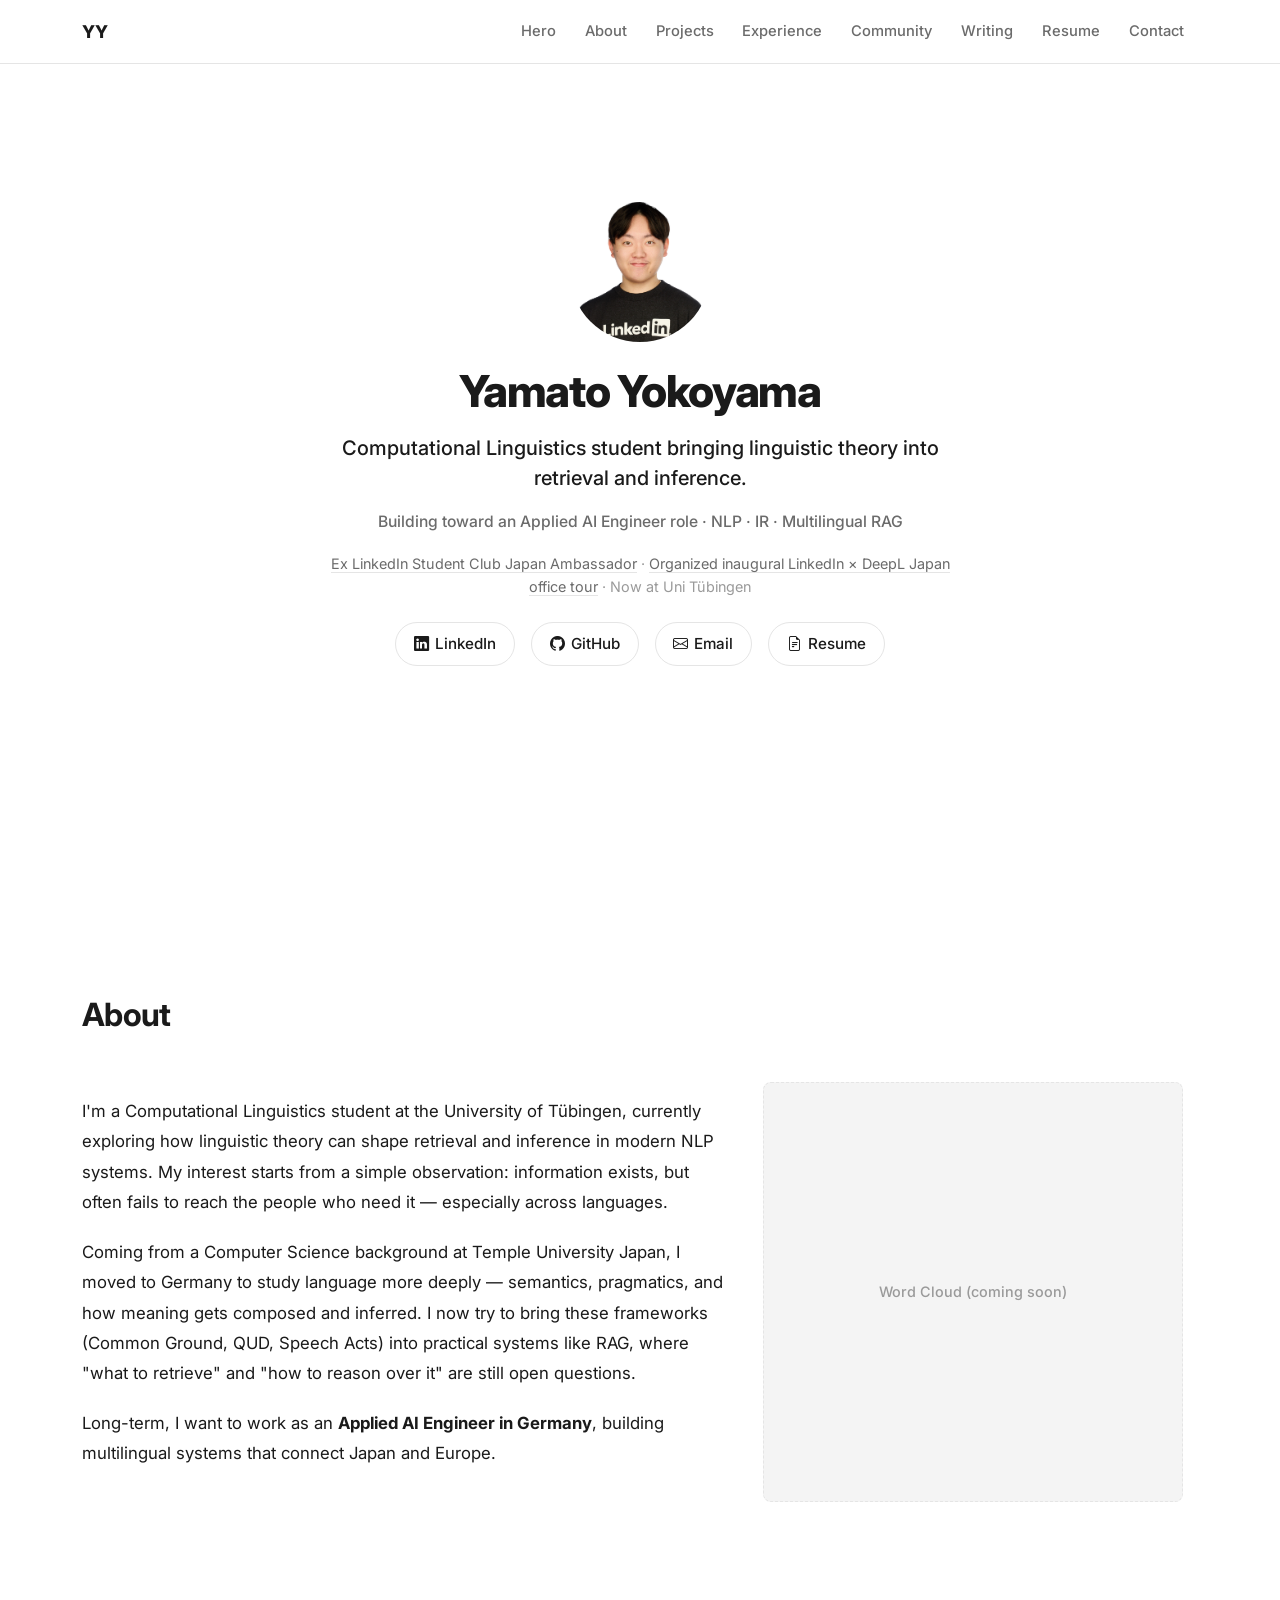
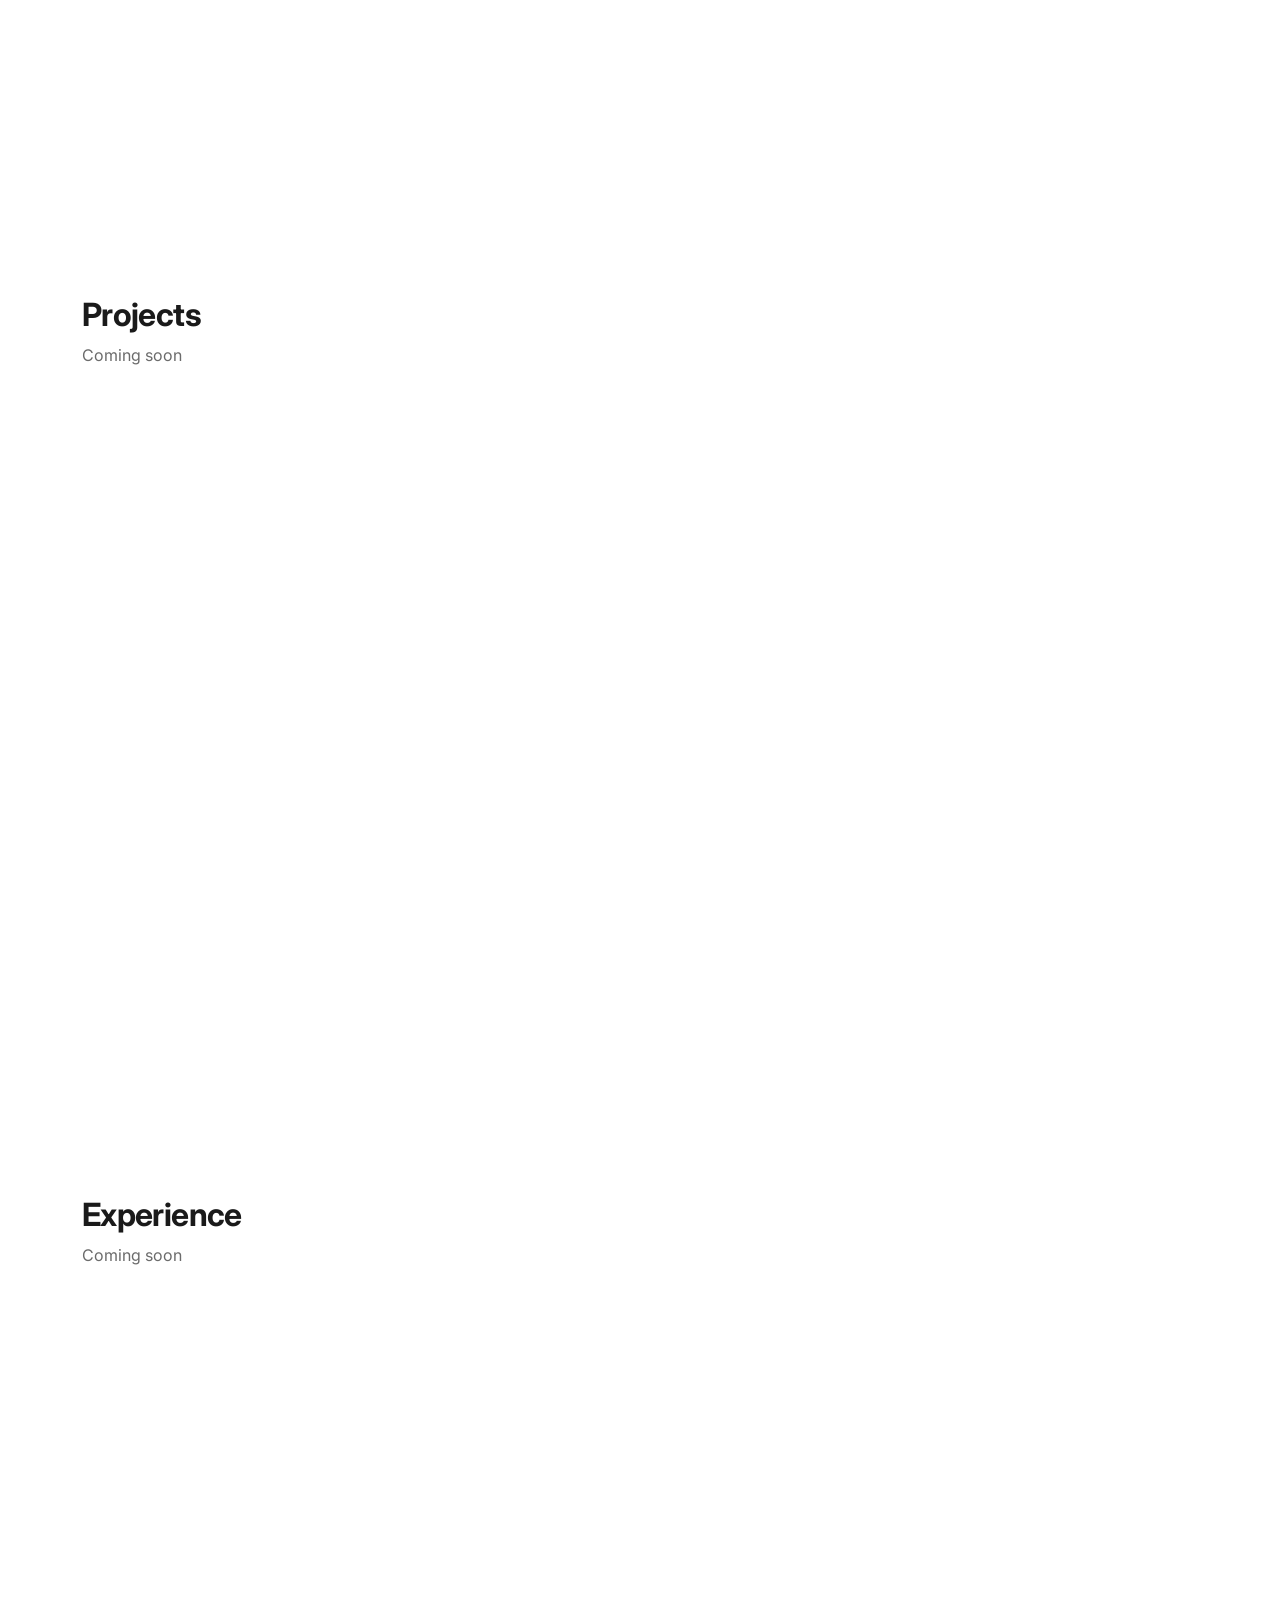
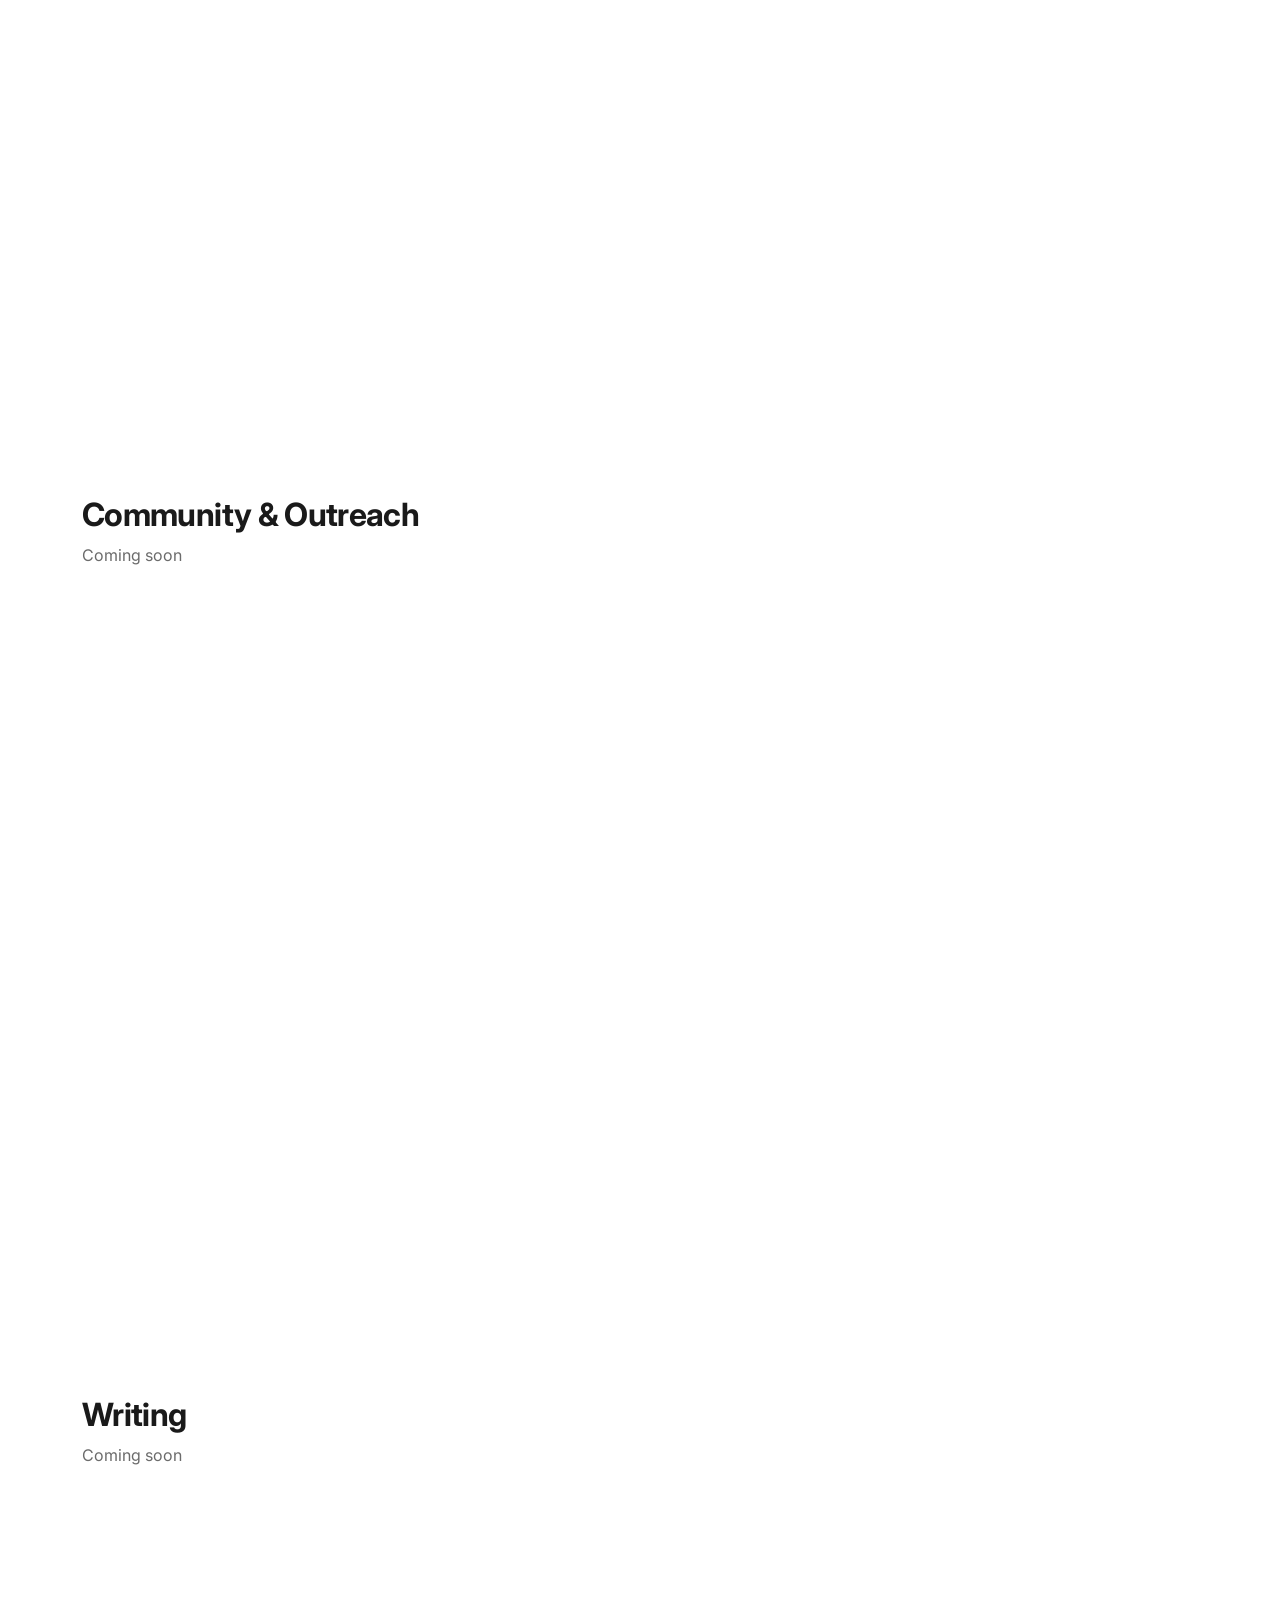
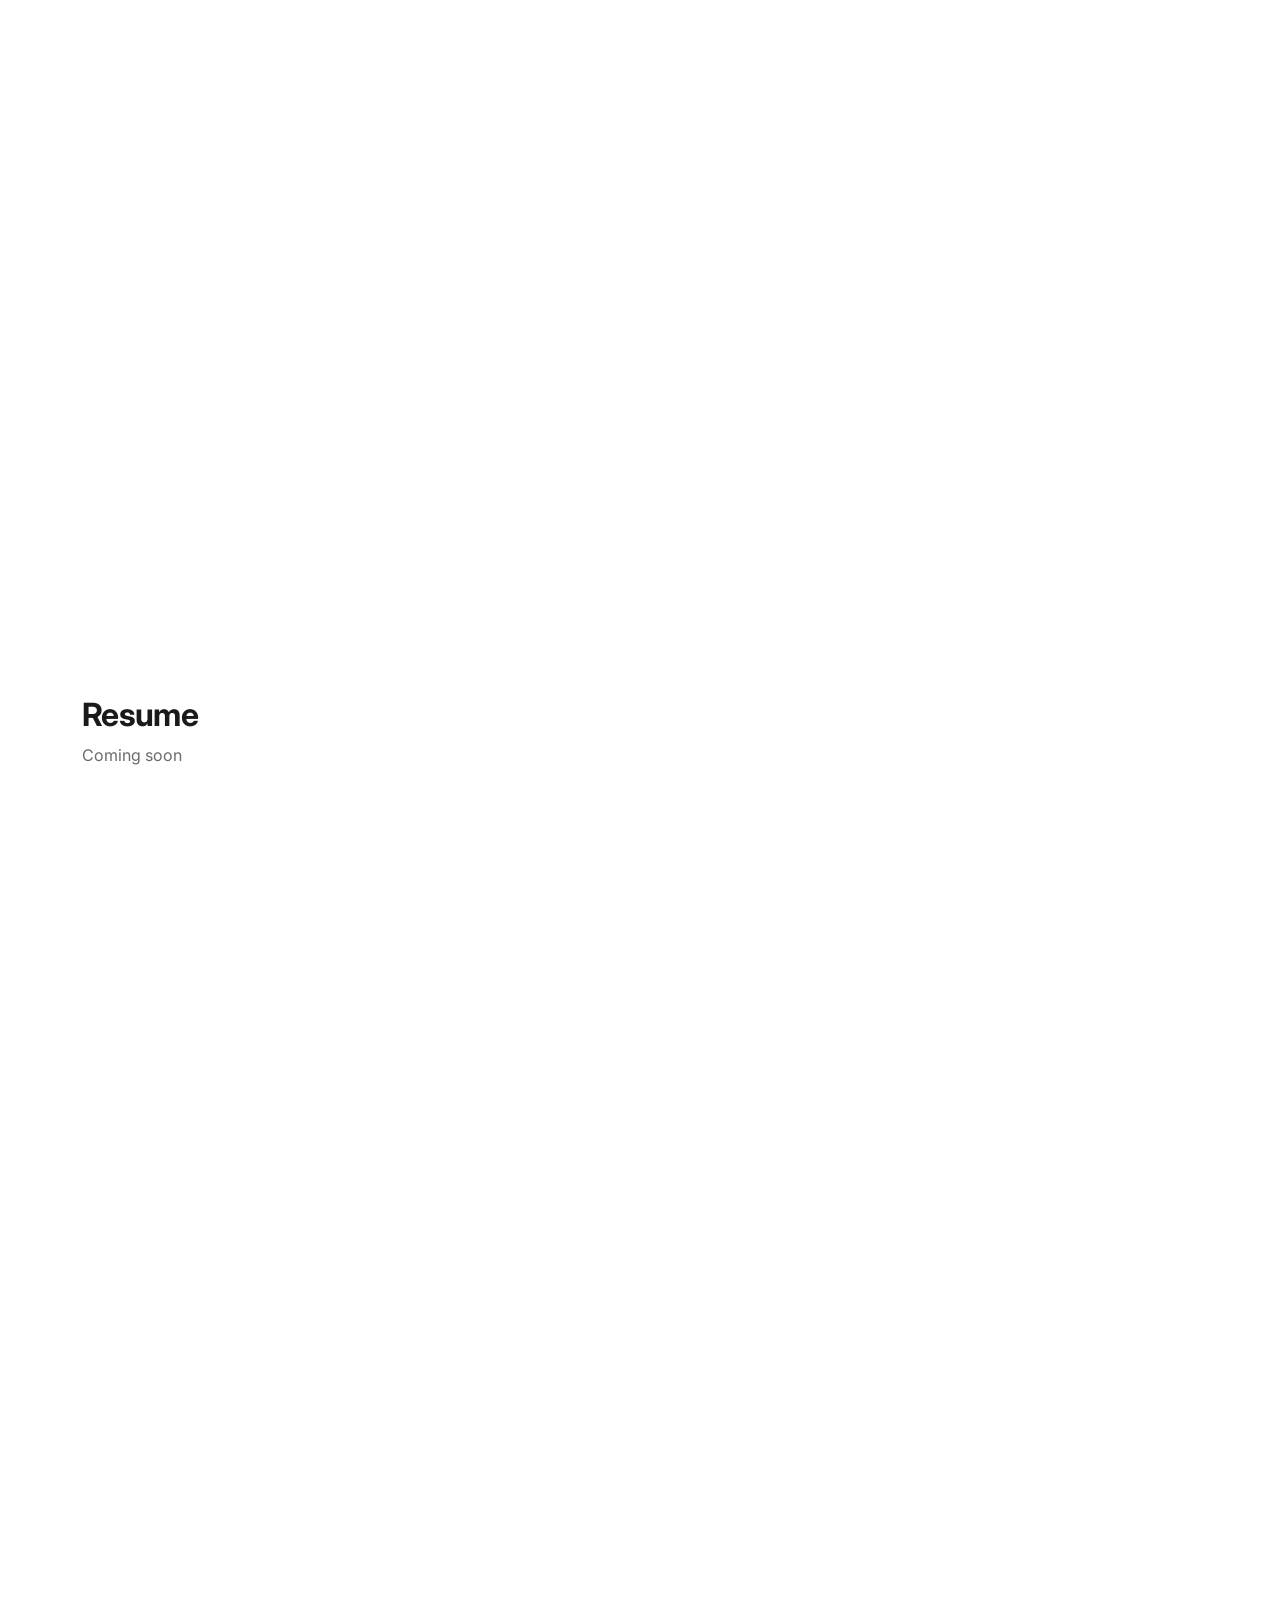
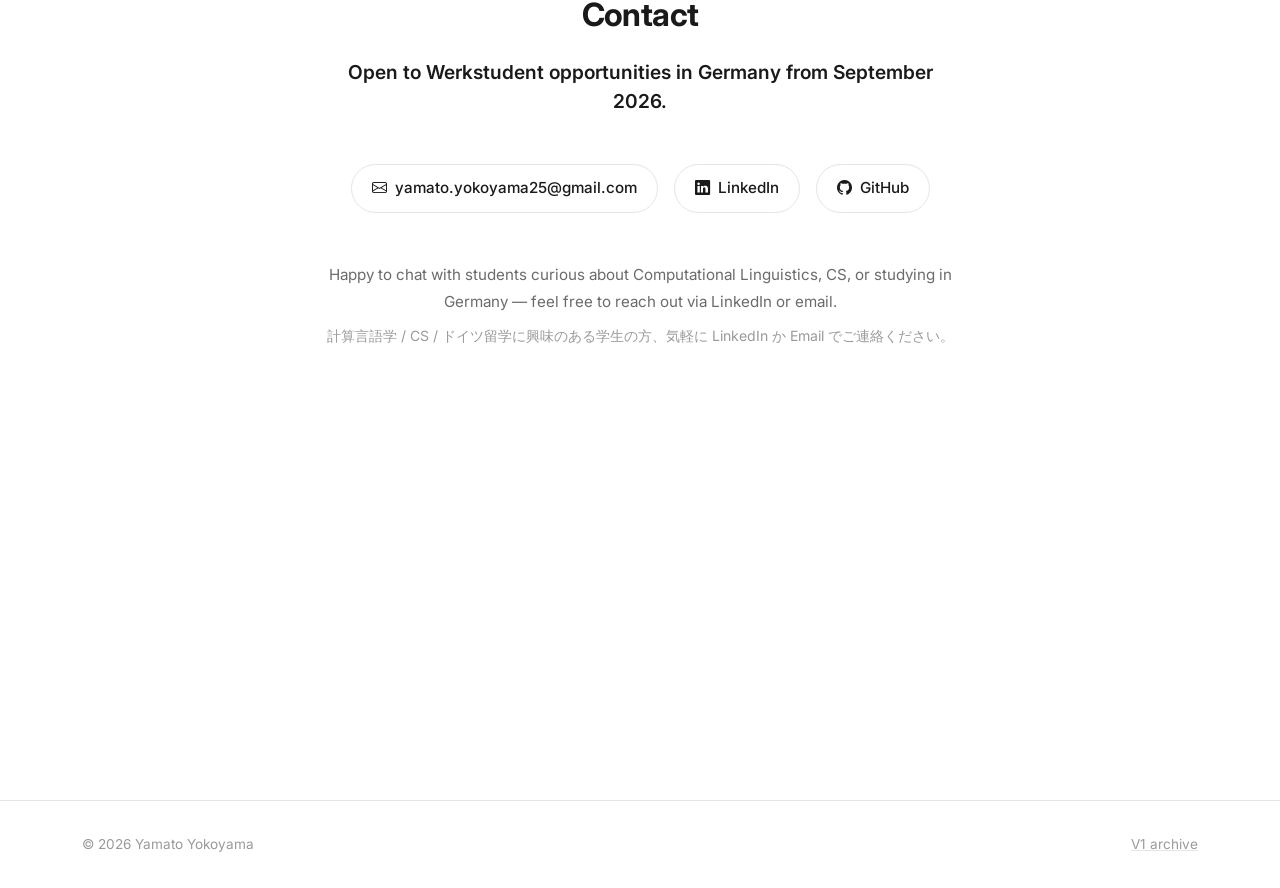
<file: src/index.html>
<!DOCTYPE html>
<html lang="en">
<head>
  <meta charset="UTF-8">
  <meta name="viewport" content="width=device-width, initial-scale=1.0">
  <title>Yamato Yokoyama — Computational Linguistics</title>
  <meta name="description" content="Computational Linguistics student bringing linguistic theory into retrieval and inference. NLP · IR · Multilingual RAG.">

  <!-- Google Fonts: Inter -->
  <link rel="preconnect" href="https://fonts.googleapis.com">
  <link rel="preconnect" href="https://fonts.gstatic.com" crossorigin>
  <link href="https://fonts.googleapis.com/css2?family=Inter:wght@400;500;600;700;800&display=swap" rel="stylesheet">

  <!-- Bootstrap 5 CSS -->
  <link href="https://cdn.jsdelivr.net/npm/bootstrap@5.3.3/dist/css/bootstrap.min.css" rel="stylesheet">

  <!-- Bootstrap Icons -->
  <link rel="stylesheet" href="https://cdn.jsdelivr.net/npm/bootstrap-icons@1.11.3/font/bootstrap-icons.css">

  <!-- Custom CSS -->
  <link rel="stylesheet" href="css/style.css">
</head>
<body data-bs-spy="scroll" data-bs-target="#main-nav" data-bs-offset="90" tabindex="0">

  <!-- ==================== NAVIGATION ==================== -->
  <nav id="main-nav" class="navbar navbar-expand-lg fixed-top">
    <div class="container">
      <a class="navbar-brand" href="#hero">YY</a>
      <button class="navbar-toggler" type="button" data-bs-toggle="collapse" data-bs-target="#navContent"
        aria-controls="navContent" aria-expanded="false" aria-label="Toggle navigation">
        <span class="navbar-toggler-icon"></span>
      </button>
      <div class="collapse navbar-collapse" id="navContent">
        <ul class="navbar-nav ms-auto">
          <li class="nav-item"><a class="nav-link" href="#hero">Hero</a></li>
          <li class="nav-item"><a class="nav-link" href="#about">About</a></li>
          <li class="nav-item"><a class="nav-link" href="#projects">Projects</a></li>
          <li class="nav-item"><a class="nav-link" href="#experience">Experience</a></li>
          <li class="nav-item"><a class="nav-link" href="#community">Community</a></li>
          <li class="nav-item"><a class="nav-link" href="#writing">Writing</a></li>
          <li class="nav-item"><a class="nav-link" href="#resume">Resume</a></li>
          <li class="nav-item"><a class="nav-link" href="#contact">Contact</a></li>
        </ul>
      </div>
    </div>
  </nav>

  <!-- ==================== HERO ==================== -->
  <section id="hero" class="section-block hero-section d-flex align-items-center">
    <div class="container">
      <div class="hero-content mx-auto text-center">
        <img src="../assets/images/profile.jpg" alt="Yamato Yokoyama" class="hero-photo mb-4">

        <h1 class="hero-name mb-3">Yamato Yokoyama</h1>

        <p class="hero-positioning mb-3">
          Computational Linguistics student bringing linguistic theory into retrieval and inference.
        </p>

        <p class="hero-focus mb-3">
          Building toward an Applied AI Engineer role &middot; NLP &middot; IR &middot; Multilingual RAG
        </p>

        <p class="hero-highlights mb-4">
          <a href="#experience">Ex LinkedIn Student Club Japan Ambassador</a>
          &middot;
          <a href="#community">Organized inaugural LinkedIn &times; DeepL Japan office tour</a>
          &middot;
          Now at Uni T&uuml;bingen
        </p>

        <div class="hero-links d-flex justify-content-center flex-wrap gap-3">
          <a href="https://www.linkedin.com/in/yamato-yokoyama/" target="_blank" rel="noopener" class="hero-link">
            <i class="bi bi-linkedin"></i> LinkedIn
          </a>
          <a href="https://github.com/Yamato-Yokoyama" target="_blank" rel="noopener" class="hero-link">
            <i class="bi bi-github"></i> GitHub
          </a>
          <a href="mailto:yamato.yokoyama25@gmail.com" class="hero-link">
            <i class="bi bi-envelope"></i> Email
          </a>
          <a href="#resume" class="hero-link">
            <i class="bi bi-file-earmark-text"></i> Resume
          </a>
        </div>
      </div>
    </div>
  </section>

  <!-- ==================== ABOUT ==================== -->
  <section id="about" class="section-block">
    <div class="container">
      <h2 class="section-title mb-5">About</h2>

      <div class="row align-items-center gy-4">
        <div class="col-lg-7">
          <p class="about-text">
            I'm a Computational Linguistics student at the University of T&uuml;bingen,
            currently exploring how linguistic theory can shape retrieval and
            inference in modern NLP systems. My interest starts from a simple
            observation: information exists, but often fails to reach the people
            who need it &mdash; especially across languages.
          </p>
          <p class="about-text">
            Coming from a Computer Science background at Temple University Japan,
            I moved to Germany to study language more deeply &mdash; semantics, pragmatics,
            and how meaning gets composed and inferred. I now try to bring these
            frameworks (Common Ground, QUD, Speech Acts) into practical systems
            like RAG, where "what to retrieve" and "how to reason over it" are
            still open questions.
          </p>
          <p class="about-text">
            Long-term, I want to work as an <strong>Applied AI Engineer in Germany</strong>,
            building multilingual systems that connect Japan and Europe.
          </p>
        </div>

        <div class="col-lg-5">
          <div class="wordcloud-placeholder d-flex align-items-center justify-content-center">
            <span>Word Cloud (coming soon)</span>
          </div>
        </div>
      </div>
    </div>
  </section>

  <!-- ==================== PROJECTS ==================== -->
  <section id="projects" class="section-block section-placeholder">
    <div class="container">
      <h2>Projects</h2>
      <p>Coming soon</p>
    </div>
  </section>

  <!-- ==================== EXPERIENCE ==================== -->
  <section id="experience" class="section-block section-placeholder">
    <div class="container">
      <h2>Experience</h2>
      <p>Coming soon</p>
    </div>
  </section>

  <!-- ==================== COMMUNITY & OUTREACH ==================== -->
  <section id="community" class="section-block section-placeholder">
    <div class="container">
      <h2>Community &amp; Outreach</h2>
      <p>Coming soon</p>
    </div>
  </section>

  <!-- ==================== WRITING ==================== -->
  <section id="writing" class="section-block section-placeholder">
    <div class="container">
      <h2>Writing</h2>
      <p>Coming soon</p>
    </div>
  </section>

  <!-- ==================== RESUME ==================== -->
  <section id="resume" class="section-block section-placeholder">
    <div class="container">
      <h2>Resume</h2>
      <p>Coming soon</p>
    </div>
  </section>

  <!-- ==================== CONTACT ==================== -->
  <section id="contact" class="section-block">
    <div class="container">
      <div class="contact-content mx-auto text-center">
        <h2 class="section-title mb-4">Contact</h2>

        <p class="contact-werkstudent mb-5">
          Open to Werkstudent opportunities in Germany from September 2026.
        </p>

        <div class="contact-links d-flex justify-content-center flex-wrap gap-3 mb-5">
          <a href="mailto:yamato.yokoyama25@gmail.com" class="contact-link">
            <i class="bi bi-envelope"></i> yamato.yokoyama25@gmail.com
          </a>
          <a href="https://www.linkedin.com/in/yamato-yokoyama/" target="_blank" rel="noopener noreferrer" class="contact-link">
            <i class="bi bi-linkedin"></i> LinkedIn
          </a>
          <a href="https://github.com/Yamato-Yokoyama" target="_blank" rel="noopener noreferrer" class="contact-link">
            <i class="bi bi-github"></i> GitHub
          </a>
        </div>

        <p class="contact-youth mb-0">
          Happy to chat with students curious about Computational Linguistics, CS, or studying in Germany &mdash; feel free to reach out via LinkedIn or email.<br>
          <span class="lang-ja">計算言語学 / CS / ドイツ留学に興味のある学生の方、気軽に LinkedIn か Email でご連絡ください。</span>
        </p>
      </div>
    </div>
  </section>

  <!-- ==================== FOOTER ==================== -->
  <footer class="site-footer">
    <div class="container d-flex flex-column flex-sm-row justify-content-between align-items-center gap-2">
      <span>&copy; 2026 Yamato Yokoyama</span>
      <a href="#" class="v1-link">V1 archive</a>
    </div>
  </footer>

  <!-- Bootstrap 5 JS Bundle -->
  <script src="https://cdn.jsdelivr.net/npm/bootstrap@5.3.3/dist/js/bootstrap.bundle.min.js"></script>
  <script src="js/main.js"></script>
</body>
</html>
</file>
<file: src/css/style.css>
/* ====================================================
   mywebsite-v2 — Monotone + Typography
   Palette: near-black / white / grays only.
   One accent color, used only for functional highlight (nav active state).
   ==================================================== */

:root {
  --color-bg: #ffffff;
  --color-text: #1a1a1a;
  --color-text-muted: #6b6b6b;
  --color-text-faint: #9a9a9a;
  --color-border: #e5e5e5;
  --color-surface: #f4f4f4;
  --color-accent: #2f5fff; /* only used for nav active state / focus */

  --font-main: "Inter", -apple-system, BlinkMacSystemFont, "Segoe UI", sans-serif;

  --nav-height: 64px;
}

* {
  box-sizing: border-box;
}

html {
  scroll-behavior: smooth;
}

body {
  font-family: var(--font-main);
  color: var(--color-text);
  background-color: var(--color-bg);
  line-height: 1.7;
  -webkit-font-smoothing: antialiased;
}

a {
  color: inherit;
  text-decoration: none;
}

.section-block {
  padding: 6rem 0;
  min-height: 100vh;
  scroll-margin-top: var(--nav-height);
}

.section-placeholder h2 {
  font-weight: 700;
  letter-spacing: -0.02em;
}

.section-placeholder p {
  color: var(--color-text-muted);
}

.section-title {
  font-weight: 700;
  font-size: 2rem;
  letter-spacing: -0.02em;
}

/* ==================== NAVIGATION ==================== */

#main-nav {
  height: var(--nav-height);
  background-color: rgba(255, 255, 255, 0.92);
  backdrop-filter: blur(8px);
  border-bottom: 1px solid var(--color-border);
}

#main-nav .navbar-brand {
  font-weight: 800;
  letter-spacing: 0.02em;
  font-size: 1.1rem;
  color: var(--color-text);
}

#main-nav .nav-link {
  color: var(--color-text-muted);
  font-weight: 500;
  font-size: 0.92rem;
  padding: 0.5rem 0.9rem;
  transition: color 0.2s ease;
}

#main-nav .nav-link:hover {
  color: var(--color-text);
}

#main-nav .nav-link.active {
  color: var(--color-accent);
  font-weight: 600;
}

/* ==================== HERO ==================== */

.hero-section {
  padding-top: var(--nav-height);
  min-height: 100vh;
}

.hero-content {
  max-width: 640px;
}

.hero-photo {
  width: 140px;
  height: 140px;
  object-fit: cover;
  border-radius: 50%;
  display: block;
  margin-left: auto;
  margin-right: auto;
}

.hero-name {
  font-size: 2.75rem;
  font-weight: 800;
  letter-spacing: -0.03em;
  line-height: 1.15;
}

.hero-positioning {
  font-size: 1.25rem;
  font-weight: 500;
  color: var(--color-text);
  line-height: 1.5;
}

.hero-focus {
  font-size: 0.98rem;
  color: var(--color-text-muted);
  font-weight: 500;
}

.hero-highlights {
  font-size: 0.9rem;
  color: var(--color-text-faint);
  line-height: 1.6;
}

.hero-highlights a {
  color: var(--color-text-muted);
  border-bottom: 1px solid var(--color-border);
  transition: color 0.2s ease, border-color 0.2s ease;
}

.hero-highlights a:hover {
  color: var(--color-text);
  border-color: var(--color-text);
}

.hero-link {
  font-size: 0.95rem;
  font-weight: 500;
  color: var(--color-text);
  border: 1px solid var(--color-border);
  border-radius: 999px;
  padding: 0.5rem 1.1rem;
  display: inline-flex;
  align-items: center;
  gap: 0.4rem;
  transition: background-color 0.2s ease, color 0.2s ease, border-color 0.2s ease;
}

.hero-link:hover {
  background-color: var(--color-text);
  color: var(--color-bg);
  border-color: var(--color-text);
}

/* ==================== ABOUT ==================== */

.about-text {
  font-size: 1.05rem;
  max-width: 68ch;
  color: var(--color-text);
  line-height: 1.8;
  margin-bottom: 1.25rem;
}

.wordcloud-placeholder {
  width: 100%;
  aspect-ratio: 1 / 1;
  max-width: 420px;
  margin: 0 auto;
  background-color: var(--color-surface);
  border: 1px dashed var(--color-border);
  border-radius: 8px;
  color: var(--color-text-faint);
  font-size: 0.9rem;
  font-weight: 500;
}

/* ==================== CONTACT ==================== */

.contact-content {
  max-width: 640px;
}

.contact-werkstudent {
  font-size: 1.2rem;
  font-weight: 600;
  color: var(--color-text);
  line-height: 1.5;
}

.contact-link {
  font-size: 0.95rem;
  font-weight: 500;
  color: var(--color-text);
  border: 1px solid var(--color-border);
  border-radius: 999px;
  padding: 0.65rem 1.25rem;
  min-height: 44px;
  display: inline-flex;
  align-items: center;
  gap: 0.5rem;
  transition: background-color 0.2s ease, color 0.2s ease, border-color 0.2s ease;
}

.contact-link:hover {
  background-color: var(--color-text);
  color: var(--color-bg);
  border-color: var(--color-text);
}

.contact-youth {
  font-size: 0.95rem;
  color: var(--color-text-muted);
  line-height: 1.8;
}

.contact-youth .lang-ja {
  display: inline-block;
  margin-top: 0.5rem;
  font-size: 0.88rem;
  color: var(--color-text-faint);
}

/* ==================== FOOTER ==================== */

.site-footer {
  padding: 2rem 0;
  border-top: 1px solid var(--color-border);
  font-size: 0.85rem;
  color: var(--color-text-faint);
}

.v1-link {
  color: var(--color-text-faint);
  text-decoration: underline;
  text-decoration-color: var(--color-border);
}

.v1-link:hover {
  color: var(--color-text-muted);
}

/* ==================== RESPONSIVE ==================== */

@media (max-width: 991.98px) {
  #navContent {
    background-color: var(--color-bg);
    border-top: 1px solid var(--color-border);
    margin-top: 1rem;
    padding: 0.5rem 0;
  }

  .hero-name {
    font-size: 2.1rem;
  }

  .hero-positioning {
    font-size: 1.05rem;
  }

  .section-block {
    padding: 4rem 0;
  }
}
</file>
